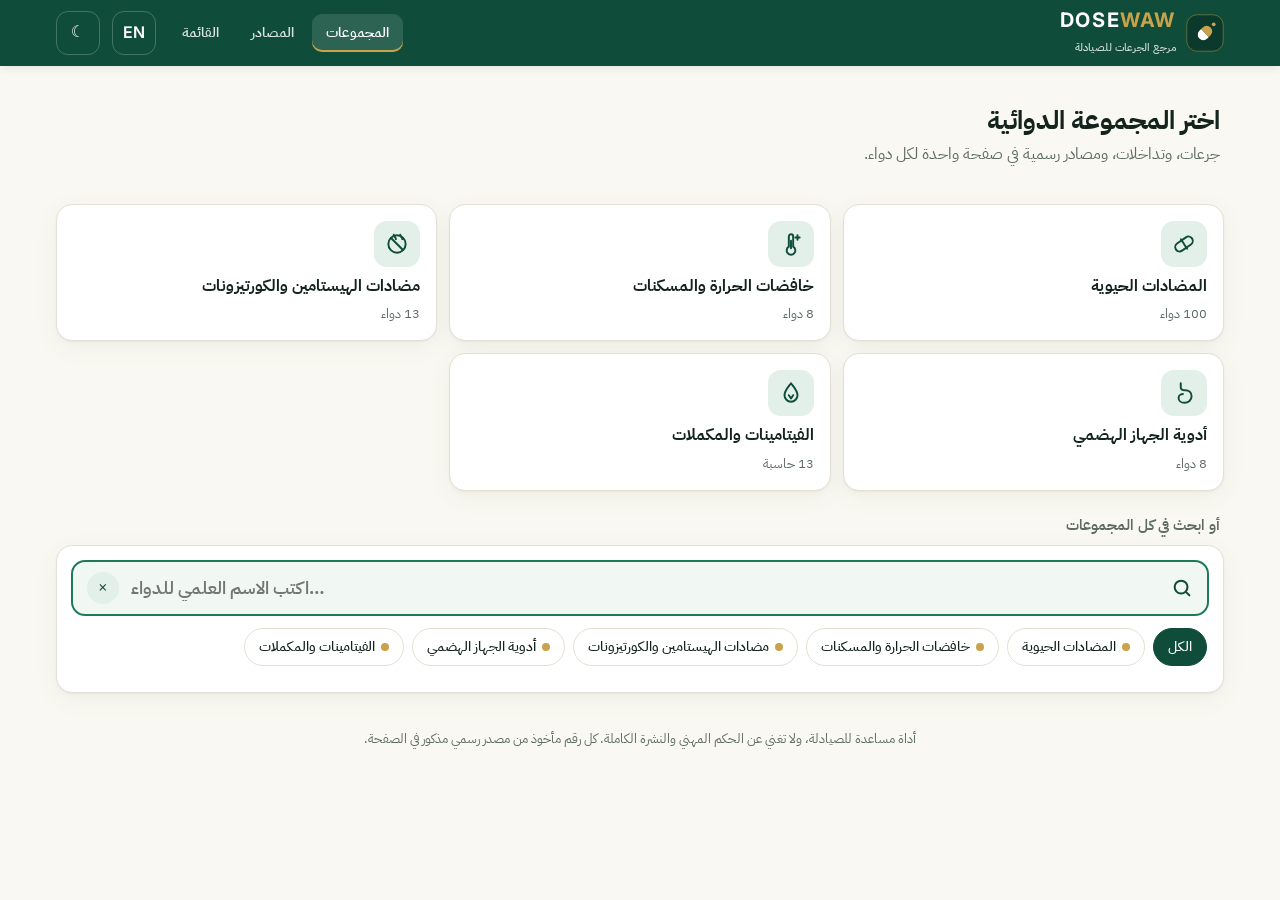
<file: index.html>
<!doctype html>
<html lang="ar" dir="rtl">
<head>
<meta charset="utf-8">
<meta name="viewport" content="width=device-width, initial-scale=1, viewport-fit=cover">
<title>DOSEWAW</title>
<meta name="description" content="مرجع الجرعات للصيادلة: جرعات وتداخلات ومصادر رسمية في صفحة واحدة لكل دواء.">
<meta name="theme-color" content="#0F4D3A">
<link rel="manifest" href="manifest.webmanifest">
<link rel="icon" href="brand/logo.svg" type="image/svg+xml">
<link rel="stylesheet" href="brand/theme.css">
<link rel="stylesheet" href="css/app.css">
<script>/* theme before first paint, so dark mode never flashes */try{var t=JSON.parse(localStorage.getItem('dw-theme')||'"auto"');if(t==='dark'||t==='light')document.documentElement.dataset.theme=t}catch(e){}</script>
</head>
<body>
<a class="sr-only" href="#app">تخطي إلى المحتوى</a>
<header class="top">
  <div class="in">
    <a class="brand" href="#/" aria-label="DOSEWAW">
      <img class="logo" id="blogo" src="brand/logo.svg" width="38" height="38" alt="">
      <span><span class="word" id="bname">DOSE<b>WAW</b></span><small id="btag"></small></span>
    </a>
    <span class="sp"></span>
    <nav class="topnav" id="topnav" aria-label="الأقسام"></nav>
    <button class="ib en" type="button" id="hlang">EN</button>
    <button class="ib" type="button" id="htheme" aria-label="المظهر">☾</button>
  </div>
</header>
<main class="wrap" id="app" tabindex="-1"></main>
<p class="disc" id="disc"></p>
<nav class="tabs" id="tabs" aria-label="الأقسام"></nav>
<script src="brand/brand.js"></script>
<script src="js/config.js"></script>
<script src="js/i18n.js"></script>
<script src="js/engine.js"></script>
<script src="js/app.js"></script>
</body>
</html>
</file>
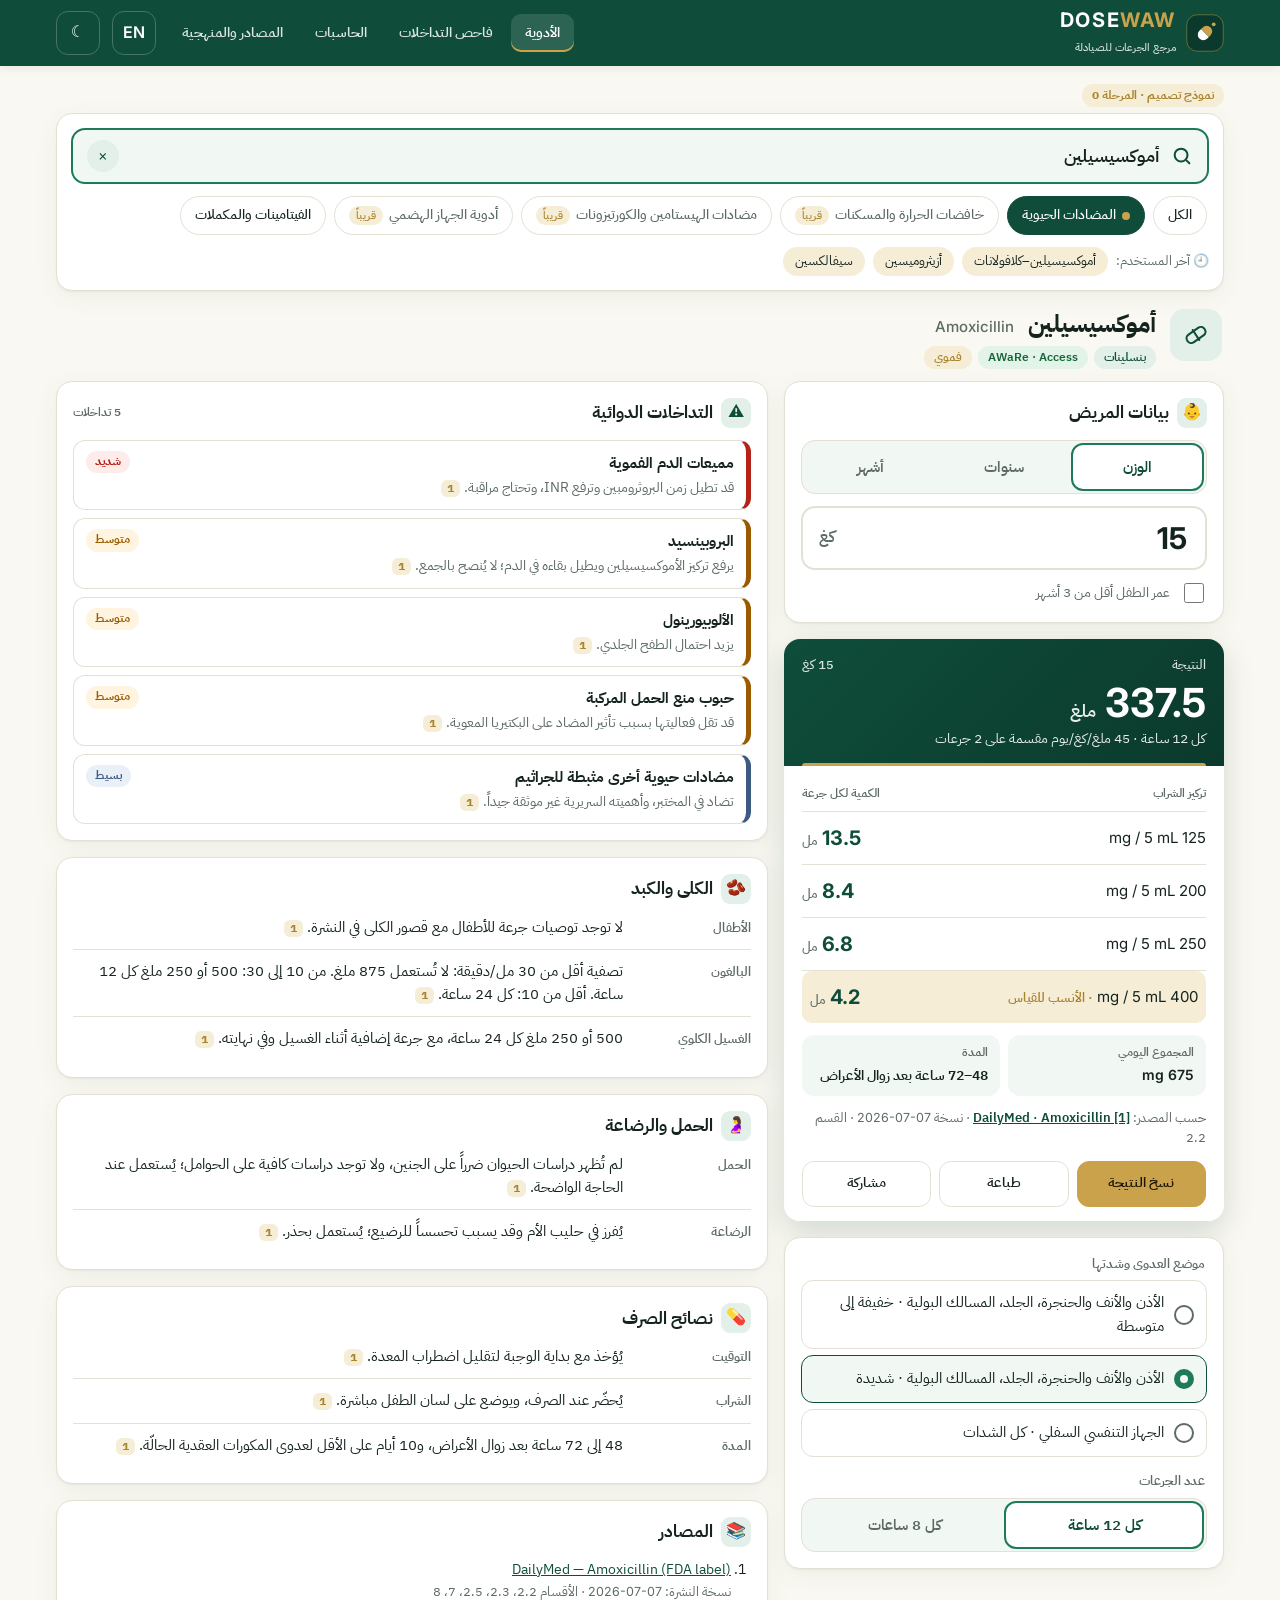
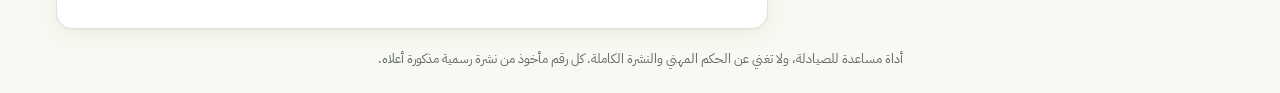
<file: design/phase0/index.html>
<!doctype html>
<html lang="ar" dir="rtl">
<head>
<meta charset="utf-8">
<meta name="viewport" content="width=device-width, initial-scale=1, viewport-fit=cover">
<title>DOSEWAW — نموذج التصميم</title>
<meta name="theme-color" content="#0F4D3A">
<link rel="stylesheet" href="brand/theme.css">
<script src="brand/brand.js"></script>
<style>
/* DOSEWAW · Phase 0 design mockup. Layout only: every colour, font and shape comes from brand/theme.css. */
*{box-sizing:border-box}
[hidden]{display:none!important}
html,body{margin:0}
body{background:var(--bg);color:var(--ink);font-family:var(--font);font-size:16px;line-height:1.6;-webkit-font-smoothing:antialiased;padding-bottom:84px}
.en,.num{font-family:var(--font-num)}
button,input{font:inherit;color:inherit}
a{color:var(--primary-text)}

/* Header */
.top{position:sticky;top:0;z-index:20;background:var(--primary);color:var(--on-primary);box-shadow:0 2px 10px rgba(0,0,0,.08)}
.top .in{max-width:1200px;margin:0 auto;display:flex;align-items:center;gap:12px;padding:10px 16px}
.brand{display:flex;align-items:center;gap:10px;text-decoration:none;color:var(--on-primary)}
.brand .word{font-family:var(--font-num);font-weight:700;letter-spacing:.08em;font-size:20px;line-height:1}
.brand .word b{color:var(--highlight);font-weight:700}
.brand small{display:block;font-size:11px;letter-spacing:0;opacity:.8;font-family:var(--font);font-weight:500;margin-top:3px}
.top .sp{flex:1}
.ib{min-width:44px;height:44px;border-radius:12px;border:1px solid var(--header-line);background:transparent;color:var(--on-primary);cursor:pointer;font-weight:600;padding:0 10px}

/* Search */
.wrap{max-width:1200px;margin:0 auto;padding:16px}
.search{background:var(--card);border:1px solid var(--line);border-radius:var(--radius);box-shadow:var(--shadow);padding:14px}
.sbox{display:flex;align-items:center;gap:10px;background:var(--primary-tint);border:2px solid var(--primary-mid);border-radius:14px;padding:0 14px;height:56px}
.sbox svg{flex:none;color:var(--primary-text)}
.sbox input{border:0;background:transparent;outline:0;flex:1;font-size:18px;font-weight:600;min-width:0}
.sbox .clr{border:0;background:var(--primary-soft);border-radius:99px;width:32px;height:32px;cursor:pointer;color:var(--primary-text)}
.chips{display:flex;gap:8px;overflow-x:auto;padding:12px 2px 2px;scrollbar-width:none}
.chips::-webkit-scrollbar{display:none}
.chip{flex:none;display:inline-flex;align-items:center;gap:6px;border:1px solid var(--line);background:var(--card);border-radius:99px;padding:7px 14px;font-size:14px;font-weight:500;white-space:nowrap;cursor:pointer}
.chip[aria-pressed="true"]{background:var(--primary);border-color:var(--primary);color:var(--on-primary)}
.chip .dot{width:8px;height:8px;border-radius:50%;background:var(--highlight)}
.chip.soon{color:var(--mute)}
.chip.soon em{font-style:normal;font-size:11px;background:var(--highlight-soft);color:var(--highlight-text);border-radius:99px;padding:1px 7px}
.recent{display:flex;gap:8px;align-items:center;flex-wrap:wrap;font-size:13px;color:var(--mute);margin-top:10px}
.recent button{border:0;background:var(--highlight-soft);color:var(--ink);border-radius:99px;padding:4px 12px;font-size:13px;cursor:pointer}

/* Drug head */
.dhead{display:flex;align-items:flex-start;gap:14px;margin:18px 2px 12px}
.dicon{flex:none;width:52px;height:52px;border-radius:14px;background:var(--primary-soft);display:grid;place-items:center;color:var(--primary-text)}
.dhead h1{margin:0;font-size:24px;line-height:1.3}
.dhead h1 .en{font-size:15px;font-weight:500;color:var(--mute);margin-inline-start:8px}
.tags{display:flex;gap:6px;flex-wrap:wrap;margin-top:6px}
.tag{font-size:12px;border-radius:99px;padding:2px 10px;background:var(--primary-soft);color:var(--primary-text);font-weight:600}
.tag.gold{background:var(--highlight-soft);color:var(--highlight-text)}
.tag.access{background:var(--badge-bg);color:var(--badge-text)}

/* Layout */
.grid{display:grid;gap:16px}
@media (min-width:1024px){
  .grid{grid-template-columns:minmax(380px,440px) 1fr;align-items:start}
}
@media (min-width:700px) and (max-width:1023px){
  .info{display:grid;grid-template-columns:1fr 1fr;gap:16px}
  .info .card.wide{grid-column:1/-1}
}
.calc-col,.info{display:grid;gap:16px}
.grid>*,.calc-col>*,.info>*{min-width:0}
.card{background:var(--card);border:1px solid var(--line);border-radius:var(--radius);box-shadow:var(--shadow);padding:16px}
.card h2{margin:0 0 12px;font-size:17px;display:flex;align-items:center;gap:8px}
.card h2 .ic{width:30px;height:30px;border-radius:9px;display:grid;place-items:center;background:var(--primary-soft);color:var(--primary-text);font-size:16px}
.card h2 .cnt{margin-inline-start:auto;font-size:12px;font-weight:600;color:var(--mute)}

/* Patient input */
.seg{display:grid;grid-template-columns:repeat(3,1fr);background:var(--primary-tint);border:1px solid var(--line);border-radius:14px;padding:4px;gap:4px}
.seg.two{grid-template-columns:1fr 1fr}
.seg button{border:0;background:transparent;border-radius:10px;min-height:44px;font-weight:600;font-size:15px;cursor:pointer;color:var(--mute)}
.seg button[aria-pressed="true"]{background:var(--card);color:var(--primary-text);box-shadow:0 1px 3px rgba(0,0,0,.08);outline:2px solid var(--primary-mid)}
.numin{display:flex;align-items:center;gap:10px;margin-top:12px;border:2px solid var(--line);border-radius:14px;padding:0 16px;height:64px;background:var(--card)}
.numin:focus-within{border-color:var(--primary-text)}
.numin input{border:0;outline:0;background:transparent;flex:1;width:100%;font-size:30px;font-weight:700;min-width:0;font-family:var(--font-num);text-align:start}
.numin span{color:var(--mute);font-weight:600}
.est{font-size:13px;color:var(--highlight-text);background:var(--highlight-soft);border-radius:10px;padding:6px 10px;margin-top:8px}
.lbl{font-size:13px;font-weight:600;color:var(--mute);margin:14px 2px 6px}
.lbl.first{margin-top:0}
.opts{display:grid;gap:6px}
.opt{display:flex;align-items:center;gap:10px;border:1px solid var(--line);border-radius:12px;padding:10px 12px;min-height:48px;cursor:pointer;background:var(--card);text-align:start;font-size:14.5px}
.opt i{flex:none;width:20px;height:20px;border-radius:50%;border:2px solid var(--mute)}
.opt[aria-pressed="true"]{border-color:var(--primary-text);background:var(--primary-tint)}
.opt[aria-pressed="true"] i{border:6px solid var(--primary-mid)}
.check{display:flex;align-items:center;gap:10px;margin-top:10px;font-size:14px;color:var(--mute);cursor:pointer}
.check input{width:20px;height:20px;accent-color:var(--primary-text)}

/* Result */
.result{padding:0;overflow:hidden;border:0;box-shadow:var(--shadow-strong)}
.rhead{background:linear-gradient(135deg,var(--primary) 0%,var(--primary-deep) 100%);color:var(--on-primary);padding:16px 18px;position:relative}
.rhead:after{content:"";position:absolute;inset-inline:18px;bottom:0;height:3px;background:var(--highlight);border-radius:3px 3px 0 0}
.rhead .k{font-size:13px;opacity:.85;font-weight:500;display:flex;justify-content:space-between}
.rhead .big{font-family:var(--font-num);font-size:40px;font-weight:700;line-height:1.15;margin-top:4px}
.rhead .big small{font-family:var(--font);font-size:18px;font-weight:600;opacity:.9}
.rhead .sub{font-size:14px;opacity:.9;margin-top:2px}
.rbody{padding:14px 18px;background:var(--card)}
table.ml{width:100%;border-collapse:collapse;font-size:15px}
table.ml th{font-size:12px;color:var(--mute);font-weight:600;text-align:start;padding:4px 0 8px}
table.ml td{padding:10px 0;border-top:1px solid var(--line)}
table.ml td.v{font-family:var(--font-num);font-weight:700;font-size:20px;color:var(--primary-text);text-align:end;white-space:nowrap}
table.ml td.v small{font-family:var(--font);font-size:13px;color:var(--mute);font-weight:500}
table.ml tr.best td{background:var(--highlight-soft)}
table.ml tr.best td:first-child{border-start-start-radius:10px;border-end-start-radius:10px;padding-inline-start:8px}
table.ml tr.best td:last-child{border-start-end-radius:10px;border-end-end-radius:10px;padding-inline-end:8px}
.facts{display:grid;grid-template-columns:1fr 1fr;gap:8px;margin-top:12px}
.fact{background:var(--primary-tint);border-radius:12px;padding:8px 12px}
.fact b{display:block;font-size:12px;color:var(--mute);font-weight:600}
.fact span{font-weight:600;font-size:14px}
.warn{margin-top:10px;border-radius:12px;padding:10px 12px;font-size:14px;background:var(--mod-bg);color:var(--mod);font-weight:500}
.warn.red{background:var(--major-bg);color:var(--major)}
.src{font-size:12.5px;color:var(--mute);margin-top:12px}
.src a{font-weight:600}
.acts{display:grid;grid-template-columns:repeat(3,1fr);gap:8px;margin-top:12px}
.btn{min-height:46px;border-radius:12px;border:1px solid var(--line);background:var(--card);font-weight:600;cursor:pointer;font-size:14px}
.btn.pri{background:var(--highlight);border-color:var(--highlight);color:var(--on-highlight)}
.empty{padding:22px 18px;color:var(--mute);text-align:center}

/* Info sections */
.ilist{display:grid;gap:8px}
.inter{display:flex;gap:10px;border:1px solid var(--line);border-radius:12px;padding:10px 12px;border-inline-start:5px solid var(--minor)}
.inter.major{border-inline-start-color:var(--major)}
.inter.moderate{border-inline-start-color:var(--mod)}
.inter b{display:block;font-size:15px}
.inter p{margin:2px 0 0;font-size:14px;color:var(--mute)}
.sev{flex:none;align-self:flex-start;font-size:11.5px;font-weight:700;border-radius:99px;padding:2px 9px;background:var(--minor-bg);color:var(--minor)}
.major .sev{background:var(--major-bg);color:var(--major)}
.moderate .sev{background:var(--mod-bg);color:var(--mod)}
.inter .grow{flex:1}
.ref{font-size:11.5px;font-weight:700;color:var(--highlight-text);text-decoration:none;background:var(--highlight-soft);border-radius:6px;padding:0 6px;margin-inline-start:4px}
.row{display:flex;gap:10px;padding:10px 0;border-top:1px solid var(--line);font-size:14.5px}
.row:first-of-type{border-top:0;padding-top:0}
.row b{flex:none;width:118px;color:var(--mute);font-size:13px;font-weight:600;padding-top:2px}
ol.refs{margin:0;padding-inline-start:20px;font-size:14px}
ol.refs li{margin-bottom:8px}
ol.refs .d{color:var(--mute);font-size:12.5px}

.disc{font-size:12.5px;color:var(--mute);text-align:center;margin:20px auto 8px;max-width:640px}
.mock{display:inline-block;background:var(--highlight-soft);color:var(--highlight-text);font-weight:700;font-size:12px;border-radius:99px;padding:2px 10px;margin-bottom:6px}

/* Bottom bar (phone / tablet) */
.tabs{position:fixed;bottom:0;inset-inline:0;z-index:30;background:var(--card);border-top:1px solid var(--line);display:grid;grid-template-columns:repeat(4,1fr);padding:6px 6px calc(6px + env(safe-area-inset-bottom))}
.tabs button{border:0;background:transparent;display:flex;flex-direction:column;align-items:center;gap:2px;font-size:12px;font-weight:600;color:var(--mute);padding:4px 0;cursor:pointer}
.tabs button svg{width:24px;height:24px}
.tabs button[aria-current="page"]{color:var(--primary-text)}
.tabs button[aria-current="page"] .pill{background:var(--primary-soft)}
.tabs .pill{border-radius:99px;padding:3px 18px;display:grid;place-items:center}
.side{display:none}
@media (min-width:1024px){
  body{padding-bottom:0}
  .tabs{display:none}
  .topnav{display:flex!important}
}
.topnav{display:none;gap:4px}
.topnav a{color:var(--on-primary);text-decoration:none;font-weight:600;font-size:14px;padding:8px 14px;border-radius:10px;opacity:.85}
.topnav a.on{background:rgba(255,255,255,.12);opacity:1;box-shadow:inset 0 -2px 0 var(--highlight)}
</style>
</head>
<body>

<header class="top">
  <div class="in">
    <a class="brand" href="#" aria-label="DOSEWAW">
      <img class="logo" id="blogo" src="brand/logo.svg" width="38" height="38" alt="">
      <span><span class="word" id="bname">DOSE<b>WAW</b></span><small id="btag">مرجع الجرعات للصيادلة</small></span>
    </a>
    <span class="sp"></span>
    <nav class="topnav" aria-label="الأقسام">
      <a class="on" href="#">الأدوية</a><a href="#">فاحص التداخلات</a><a href="#">الحاسبات</a><a href="#">المصادر والمنهجية</a>
    </nav>
    <button class="ib en" type="button" aria-label="English">EN</button>
    <button class="ib" type="button" id="theme" aria-label="الوضع الليلي">☾</button>
  </div>
</header>

<main class="wrap">
  <span class="mock">نموذج تصميم · المرحلة 0</span>

  <section class="search" aria-label="البحث عن دواء">
    <label class="sbox">
      <svg width="22" height="22" viewBox="0 0 24 24" fill="none" stroke="currentColor" stroke-width="2.2" stroke-linecap="round"><circle cx="11" cy="11" r="7"/><path d="m20 20-3.5-3.5"/></svg>
      <input id="q" value="أموكسيسيلين" placeholder="اكتب الاسم العلمي للدواء…" autocomplete="off" aria-label="اسم الدواء العلمي">
      <button class="clr" type="button" aria-label="مسح">×</button>
    </label>
    <div class="chips" role="group" aria-label="المجموعات">
      <button class="chip" aria-pressed="false">الكل</button>
      <button class="chip" aria-pressed="true"><span class="dot"></span>المضادات الحيوية</button>
      <button class="chip soon" aria-pressed="false">خافضات الحرارة والمسكنات <em>قريباً</em></button>
      <button class="chip soon" aria-pressed="false">مضادات الهيستامين والكورتيزونات <em>قريباً</em></button>
      <button class="chip soon" aria-pressed="false">أدوية الجهاز الهضمي <em>قريباً</em></button>
      <button class="chip" aria-pressed="false">الفيتامينات والمكملات</button>
    </div>
    <div class="recent">🕘 آخر المستخدم:
      <button>أموكسيسيلين–كلافولانات</button><button>أزيثروميسين</button><button>سيفالكسين</button>
    </div>
  </section>

  <div class="dhead">
    <div class="dicon" aria-hidden="true">
      <svg width="28" height="28" viewBox="0 0 24 24" fill="none" stroke="currentColor" stroke-width="1.8" stroke-linecap="round" stroke-linejoin="round"><rect x="3" y="8" width="18" height="8" rx="4" transform="rotate(-35 12 12)"/><path d="m9.2 7.7 5.6 8.6"/></svg>
    </div>
    <div>
      <h1>أموكسيسيلين <span class="en">Amoxicillin</span></h1>
      <div class="tags"><span class="tag">بنسلينات</span><span class="tag access">AWaRe · Access</span><span class="tag gold">فموي</span></div>
    </div>
  </div>

  <div class="grid">
    <div class="calc-col">
      <section class="card" aria-labelledby="pt">
        <h2 id="pt"><span class="ic">👶</span>بيانات المريض</h2>
        <div class="seg" role="group" aria-label="طريقة الإدخال">
          <button type="button" data-mode="w" aria-pressed="true">الوزن</button>
          <button type="button" data-mode="y" aria-pressed="false">سنوات</button>
          <button type="button" data-mode="m" aria-pressed="false">أشهر</button>
        </div>
        <label class="numin"><input id="val" inputmode="decimal" value="15" aria-label="القيمة"><span id="unit">كغ</span></label>
        <div class="est" id="est" hidden></div>
        <label class="check" id="infwrap"><input type="checkbox" id="inf"> عمر الطفل أقل من 3 أشهر</label>
      </section>

      <section class="card result" aria-live="polite" id="result"></section>

      <section class="card" aria-label="الاستطباب">
        <div class="lbl first">موضع العدوى وشدتها</div>
        <div class="opts" role="group" aria-label="الاستطباب">
          <button type="button" class="opt" data-ind="mild" aria-pressed="false"><i></i>الأذن والأنف والحنجرة، الجلد، المسالك البولية · خفيفة إلى متوسطة</button>
          <button type="button" class="opt" data-ind="sev" aria-pressed="true"><i></i>الأذن والأنف والحنجرة، الجلد، المسالك البولية · شديدة</button>
          <button type="button" class="opt" data-ind="lrti" aria-pressed="false"><i></i>الجهاز التنفسي السفلي · كل الشدات</button>
        </div>

        <div class="lbl">عدد الجرعات</div>
        <div class="seg two" role="group" aria-label="التكرار">
          <button type="button" data-f="12" aria-pressed="true">كل 12 ساعة</button>
          <button type="button" data-f="8" aria-pressed="false">كل 8 ساعات</button>
        </div>
      </section>
    </div>

    <div class="info">
      <section class="card wide">
        <h2><span class="ic">⚠️</span>التداخلات الدوائية<span class="cnt">5 تداخلات</span></h2>
        <div class="ilist">
          <div class="inter major"><div class="grow"><b>مميعات الدم الفموية</b><p>قد تطيل زمن البروثرومبين وترفع INR، وتحتاج مراقبة.<a class="ref" href="#r1">1</a></p></div><span class="sev">شديد</span></div>
          <div class="inter moderate"><div class="grow"><b>البروبينسيد</b><p>يرفع تركيز الأموكسيسيلين ويطيل بقاءه في الدم؛ لا يُنصح بالجمع.<a class="ref" href="#r1">1</a></p></div><span class="sev">متوسط</span></div>
          <div class="inter moderate"><div class="grow"><b>الألوبيورينول</b><p>يزيد احتمال الطفح الجلدي.<a class="ref" href="#r1">1</a></p></div><span class="sev">متوسط</span></div>
          <div class="inter moderate"><div class="grow"><b>حبوب منع الحمل المركبة</b><p>قد تقل فعاليتها بسبب تأثير المضاد على البكتيريا المعوية.<a class="ref" href="#r1">1</a></p></div><span class="sev">متوسط</span></div>
          <div class="inter"><div class="grow"><b>مضادات حيوية أخرى مثبطة للجراثيم</b><p>تضاد في المختبر، وأهميته السريرية غير موثقة جيداً.<a class="ref" href="#r1">1</a></p></div><span class="sev">بسيط</span></div>
        </div>
      </section>

      <section class="card">
        <h2><span class="ic">🫘</span>الكلى والكبد</h2>
        <div class="row"><b>الأطفال</b><span>لا توجد توصيات جرعة للأطفال مع قصور الكلى في النشرة.<a class="ref" href="#r1">1</a></span></div>
        <div class="row"><b>البالغون</b><span>تصفية أقل من 30 مل/دقيقة: لا تُستعمل 875 ملغ. من 10 إلى 30: 500 أو 250 ملغ كل 12 ساعة. أقل من 10: كل 24 ساعة.<a class="ref" href="#r1">1</a></span></div>
        <div class="row"><b>الغسيل الكلوي</b><span>500 أو 250 ملغ كل 24 ساعة، مع جرعة إضافية أثناء الغسيل وفي نهايته.<a class="ref" href="#r1">1</a></span></div>
      </section>

      <section class="card">
        <h2><span class="ic">🤰</span>الحمل والرضاعة</h2>
        <div class="row"><b>الحمل</b><span>لم تُظهر دراسات الحيوان ضرراً على الجنين، ولا توجد دراسات كافية على الحوامل؛ يُستعمل عند الحاجة الواضحة.<a class="ref" href="#r1">1</a></span></div>
        <div class="row"><b>الرضاعة</b><span>يُفرز في حليب الأم وقد يسبب تحسساً للرضيع؛ يُستعمل بحذر.<a class="ref" href="#r1">1</a></span></div>
      </section>

      <section class="card">
        <h2><span class="ic">💊</span>نصائح الصرف</h2>
        <div class="row"><b>التوقيت</b><span>يُؤخذ مع بداية الوجبة لتقليل اضطراب المعدة.<a class="ref" href="#r1">1</a></span></div>
        <div class="row"><b>الشراب</b><span>يُحضّر عند الصرف، ويوضع على لسان الطفل مباشرة.<a class="ref" href="#r1">1</a></span></div>
        <div class="row"><b>المدة</b><span>48 إلى 72 ساعة بعد زوال الأعراض، و10 أيام على الأقل لعدوى المكورات العقدية الحالّة.<a class="ref" href="#r1">1</a></span></div>
      </section>

      <section class="card">
        <h2><span class="ic">📚</span>المصادر</h2>
        <ol class="refs">
          <li id="r1"><a href="https://dailymed.nlm.nih.gov/dailymed/drugInfo.cfm?setid=06e5c07d-d95c-4955-8d35-a4703ca2359e" target="_blank" rel="noopener">DailyMed — Amoxicillin (FDA label)</a><br><span class="d">نسخة النشرة: <bdi class="num">2026-07-07</bdi> · الأقسام 2.2، 2.3، 2.5، 7، 8</span></li>
        </ol>
      </section>
    </div>
  </div>

  <p class="disc">أداة مساعدة للصيادلة، ولا تغني عن الحكم المهني والنشرة الكاملة. كل رقم مأخوذ من نشرة رسمية مذكورة أعلاه.</p>
</main>

<nav class="tabs" aria-label="الأقسام">
  <button aria-current="page"><span class="pill"><svg viewBox="0 0 24 24" fill="none" stroke="currentColor" stroke-width="2" stroke-linecap="round"><rect x="3" y="8" width="18" height="8" rx="4" transform="rotate(-35 12 12)"/></svg></span>الأدوية</button>
  <button><span class="pill"><svg viewBox="0 0 24 24" fill="none" stroke="currentColor" stroke-width="2" stroke-linecap="round"><path d="M12 3 2 20h20z"/><path d="M12 10v4M12 17h0"/></svg></span>التداخلات</button>
  <button><span class="pill"><svg viewBox="0 0 24 24" fill="none" stroke="currentColor" stroke-width="2" stroke-linecap="round"><rect x="5" y="2" width="14" height="20" rx="3"/><path d="M8 6h8M8 11h2M14 11h2M8 15h2M14 15h2M8 19h2M14 19h2"/></svg></span>الحاسبات</button>
  <button><span class="pill"><svg viewBox="0 0 24 24" fill="none" stroke="currentColor" stroke-width="2" stroke-linecap="round"><path d="M4 6h16M4 12h16M4 18h16"/></svg></span>القائمة</button>
</nav>

<script>
/* Brand: name, tagline, logo and browser colour come from brand/brand.js */
(function(B){if(!B)return;const n=document.getElementById('bname');n.textContent=B.name[0];const g=document.createElement('b');g.textContent=B.name[1]||'';n.appendChild(g);
document.getElementById('btag').textContent=B.tagline.ar;document.getElementById('blogo').src=B.logo;document.querySelector('.brand').setAttribute('aria-label',B.name.join(''));
document.querySelector('meta[name=theme-color]').content=B.themeColor;document.title=B.name.join('')+' — '+B.tagline.ar})(window.BRAND);
/* Phase 0 prototype logic for one drug (amoxicillin, DailyMed label 2026-07-07, sections 2.2 and 2.3).
   Weight-for-age values are approximate WHO medians (boys/girls averaged) for the mockup only. */
const WFA_M=[[0,3.3],[1,4.4],[2,5.4],[3,6.1],[4,6.7],[5,7.1],[6,7.6],[7,7.9],[8,8.2],[9,8.6],[10,8.9],[11,9.1],[12,9.3],[18,10.8],[24,12.0],[36,14.1],[48,16.2],[60,18.3],[72,20.6],[84,22.9],[96,25.4],[108,28.4],[120,31.6],[132,35.3],[144,39.7]];
function wfa(months){if(months<=0)return WFA_M[0][1];for(let i=1;i<WFA_M.length;i++){const[a,wa]=WFA_M[i-1],[b,wb]=WFA_M[i];if(months<=b)return wa+(wb-wa)*(months-a)/(b-a)}return null}
const ADULT={mild:{12:[500,'500 ملغ كل 12 ساعة'],8:[250,'250 ملغ كل 8 ساعات']},sev:{12:[875,'875 ملغ كل 12 ساعة'],8:[500,'500 ملغ كل 8 ساعات']}};
ADULT.lrti=ADULT.sev;
const MGKG={mild:{12:25,8:20},sev:{12:45,8:40},lrti:{12:45,8:40}};
const SYR=[125,200,250,400];
const S={mode:'w',ind:'sev',f:12};
const $=s=>document.querySelector(s),fmt=n=>(Math.round(n*10)/10).toLocaleString('en-US');
function pressed(group,attr,val){document.querySelectorAll(group).forEach(b=>b.setAttribute('aria-pressed',String(b.dataset[attr]===val)))}
document.querySelectorAll('[data-mode]').forEach(b=>b.onclick=()=>{S.mode=b.dataset.mode;pressed('[data-mode]','mode',S.mode);$('#val').value=S.mode==='w'?'15':S.mode==='y'?'4':'8';$('#unit').textContent=S.mode==='w'?'كغ':S.mode==='y'?'سنة':'شهر';render()});
document.querySelectorAll('[data-ind]').forEach(b=>b.onclick=()=>{S.ind=b.dataset.ind;pressed('[data-ind]','ind',S.ind);render()});
document.querySelectorAll('[data-f]').forEach(b=>b.onclick=()=>{S.f=+b.dataset.f;pressed('[data-f]','f',String(S.f));render()});
$('#val').oninput=render;$('#inf').onchange=render;
$('#theme').onclick=()=>{const r=document.documentElement,d=r.dataset.theme==='dark'||(!r.dataset.theme&&matchMedia('(prefers-color-scheme: dark)').matches);r.dataset.theme=d?'light':'dark';$('#theme').textContent=d?'☾':'☀'};
function render(){
  const v=parseFloat($('#val').value),R=$('#result'),est=$('#est');
  let W=null,months=null;
  if(v>0){if(S.mode==='w')W=v;else{months=S.mode==='y'?v*12:v;W=wfa(months)}}
  $('#infwrap').hidden=S.mode!=='w';
  est.hidden=!(S.mode!=='w'&&W);
  if(S.mode!=='w'&&W)est.textContent=`وزن تقديري ≈ ${fmt(W)} كغ حسب منحنيات النمو (WHO). الوزن الفعلي أدق دائماً.`;
  if(!W){R.innerHTML=`<div class="empty">${S.mode!=='w'&&v>0?'العمر خارج جدول التقدير؛ أدخل الوزن الفعلي.':'أدخل الوزن أو العمر لتظهر الجرعة فوراً.'}</div>`;return}
  const infant=S.mode==='w'?$('#inf').checked:months<3;
  let html='',warn='';
  if(W>=40&&!infant){
    const a=ADULT[S.ind][S.f];
    html=`<div class="rhead"><div class="k"><span>النتيجة · جرعة البالغين (الوزن 40 كغ أو أكثر)</span></div><div class="big">${a[0]} <small>ملغ</small></div><div class="sub">${a[1]} · أقراص أو كبسولات</div></div>`;
    return R.innerHTML=html+body('',[],a[0]*(24/S.f));
  }
  let mgkgday=MGKG[S.ind][S.f],f=S.f;
  if(infant){mgkgday=30;f=12;warn=`<div class="warn">أقل من 3 أشهر: الحد الأعلى 30 ملغ/كغ/يوم مقسمة كل 12 ساعة (النشرة 2.3).</div>`}
  let dose=W*mgkgday/(24/f);
  const cap=ADULT[S.ind][f][0];
  if(dose>cap){dose=cap;warn+=`<div class="warn red">وصلت الجرعة إلى حد جرعة البالغين (${cap} ملغ)، فلم تُرفع أكثر.</div>`}
  html=`<div class="rhead"><div class="k"><span>النتيجة</span><span>${fmt(W)} كغ</span></div><div class="big">${fmt(dose)} <small>ملغ</small></div><div class="sub">كل ${f} ساعة · ${mgkgday} ملغ/كغ/يوم مقسمة على ${24/f} جرعات</div></div>`;
  R.innerHTML=html+body(warn,SYR.map(c=>[c,dose*5/c]),dose*24/f);
}
function body(warn,rows,daily){
  const best=rows.length?rows.reduce((b,r)=>Math.abs(r[1]-5)<Math.abs(b[1]-5)?r:b,rows[0])[0]:null;
  const t=rows.length?`<table class="ml"><tr><th>تركيز الشراب</th><th style="text-align:end">الكمية لكل جرعة</th></tr>${rows.map(([c,ml])=>`<tr class="${c===best?'best':''}"><td><span class="num">${c} mg / 5 mL</span>${c===best?' <small style="color:var(--highlight-text);font-weight:600">· الأنسب للقياس</small>':''}</td><td class="v">${fmt(ml)} <small>مل</small></td></tr>`).join('')}</table>`:'';
  return `<div class="rbody">${t}${warn}<div class="facts"><div class="fact"><b>المجموع اليومي</b><span class="num">${fmt(daily)} mg</span></div><div class="fact"><b>المدة</b><span>48–72 ساعة بعد زوال الأعراض</span></div></div><p class="src">حسب المصدر: <a href="#r1">DailyMed · Amoxicillin [1]</a> · نسخة <bdi class="num">2026-07-07</bdi> · القسم 2.2</p><div class="acts"><button class="btn pri" type="button">نسخ النتيجة</button><button class="btn" type="button">طباعة</button><button class="btn" type="button">مشاركة</button></div></div>`;
}
render();
</script>
</body>
</html>
</file>
<file: brand/theme.css>
/* DOSEWAW · الهوية البصرية (الألوان والخطوط والأشكال)
   هذا الملف وحده يتحكم في شكل الموقع. غيّر القيم هنا فقط، ولا حاجة لتعديل أي كود آخر.
   Brand file: every colour, font and shape of the site comes from here. */

@import url('https://fonts.googleapis.com/css2?family=IBM+Plex+Sans+Arabic:wght@400;500;600;700&family=Inter:wght@400;500;600;700&display=swap');

:root{
  /* اللون الأساسي (الأخضر) — Primary */
  --primary:#0F4D3A;          /* الشريط العلوي، رأس النتيجة، الأزرار المختارة */
  --primary-deep:#0B3A2C;     /* الطرف الغامق في رأس النتيجة */
  --primary-mid:#1F7A5A;      /* إطار البحث والعناصر المختارة */
  --primary-soft:#E3EFE9;     /* خلفيات الأيقونات والوسوم */
  --primary-tint:#F1F7F3;     /* خلفيات خفيفة جداً */
  --primary-text:#0F4D3A;     /* النصوص بلون الهوية */
  --on-primary:#FFFFFF;       /* النص فوق اللون الأساسي */

  /* لون التمييز (الذهبي) — Highlight */
  --highlight:#C9A24B;        /* زر «نسخ النتيجة»، خط تحت النتيجة */
  --highlight-text:#A9842F;   /* نصوص ذهبية */
  --highlight-soft:#F6EDD6;   /* خلفيات ذهبية خفيفة */
  --on-highlight:#1E1606;     /* النص فوق الذهبي */

  /* الصفحة — Page */
  --bg:#FAF8F2;               /* خلفية الصفحة (عاجي) */
  --card:#FFFFFF;             /* البطاقات */
  --ink:#14231D;              /* النص الرئيسي */
  --mute:#5D6B64;             /* النص الثانوي */
  --line:#E4E0D3;             /* الحدود */
  --header-line:rgba(255,255,255,.22);
  --badge-bg:#E2F3E8; --badge-text:#17663A;   /* وسم AWaRe */

  /* رأس النتيجة عند الخطر (مثل نقص شديد) — Alert result */
  --alert:#7A1F14; --alert-deep:#4A120B;

  /* بطاقة المريض (ورقة بيضاء دائماً، حتى في الوضع الليلي) — Patient card paper */
  --paper:#FFFFFF; --paper-ink:#111111; --paper-mute:#555555;

  /* درجات خطورة التداخلات — Severity */
  --major:#B42318; --major-bg:#FDECEA;
  --mod:#9A5B00;   --mod-bg:#FFF4E0;
  --minor:#3D5A80; --minor-bg:#EAF0F7;

  /* الخطوط — Fonts */
  --font:'IBM Plex Sans Arabic','Inter',system-ui,-apple-system,'Segoe UI',Tahoma,sans-serif;
  --font-num:'Inter',system-ui,sans-serif;     /* الأرقام والإنجليزي */

  /* الأشكال — Shapes */
  --radius:16px;
  --shadow:0 1px 2px rgba(15,77,58,.06),0 6px 24px rgba(15,77,58,.06);
  --shadow-strong:0 10px 30px rgba(15,77,58,.18);
}

/* الوضع الليلي — Dark mode (القيم نفسها مكررة مرتين: تلقائي حسب الجهاز، ويدوي بالزر) */
@media (prefers-color-scheme: dark){
  :root:not([data-theme="light"]){
    --primary-soft:#16352B; --primary-tint:#11271F; --primary-text:#8FD6B5;
    --highlight-soft:#3A2F17;
    --bg:#0C1713; --card:#13221C; --ink:#E9F1EC; --mute:#9DB0A6; --line:#22362D;
    --badge-bg:#16352B; --badge-text:#8FD6B5;
    --major-bg:#3A1612; --mod-bg:#35260C; --minor-bg:#17263A; --major:#F28B82; --mod:#F2C26B; --minor:#9CC0EA;
    --shadow:none; --shadow-strong:none;
  }
}
:root[data-theme="dark"]{
  --primary-soft:#16352B; --primary-tint:#11271F; --primary-text:#8FD6B5;
  --highlight-soft:#3A2F17;
  --bg:#0C1713; --card:#13221C; --ink:#E9F1EC; --mute:#9DB0A6; --line:#22362D;
  --badge-bg:#16352B; --badge-text:#8FD6B5;
  --major-bg:#3A1612; --mod-bg:#35260C; --minor-bg:#17263A; --major:#F28B82; --mod:#F2C26B; --minor:#9CC0EA;
  --shadow:none; --shadow-strong:none;
}
</file>
<file: css/app.css>
/* DOSEWAW · css/app.css — layout only. Every colour, font and shape comes from brand/theme.css. */
*{box-sizing:border-box}
[hidden]{display:none!important}
html,body{margin:0}
body{background:var(--bg);color:var(--ink);font-family:var(--font);font-size:16px;line-height:1.6;-webkit-font-smoothing:antialiased;padding-bottom:84px}
.en,.num{font-family:var(--font-num)}
button,input{font:inherit;color:inherit}
a{color:var(--primary-text)}

/* Header */
.top{position:sticky;top:0;z-index:20;background:var(--primary);color:var(--on-primary);box-shadow:0 2px 10px rgba(0,0,0,.08)}
.top .in{max-width:1200px;margin:0 auto;display:flex;align-items:center;gap:12px;padding:10px 16px}
.brand{display:flex;align-items:center;gap:10px;text-decoration:none;color:var(--on-primary)}
.brand .word{font-family:var(--font-num);font-weight:700;letter-spacing:.08em;font-size:20px;line-height:1}
.brand .word b{color:var(--highlight);font-weight:700}
.brand small{display:block;font-size:11px;letter-spacing:0;opacity:.8;font-family:var(--font);font-weight:500;margin-top:3px}
.top .sp{flex:1}
.ib{min-width:44px;height:44px;border-radius:12px;border:1px solid var(--header-line);background:transparent;color:var(--on-primary);cursor:pointer;font-weight:600;padding:0 10px}

/* Search */
.wrap{max-width:1200px;margin:0 auto;padding:16px}
.search{background:var(--card);border:1px solid var(--line);border-radius:var(--radius);box-shadow:var(--shadow);padding:14px}
.sbox{display:flex;align-items:center;gap:10px;background:var(--primary-tint);border:2px solid var(--primary-mid);border-radius:14px;padding:0 14px;height:56px}
.sbox svg{flex:none;color:var(--primary-text)}
.sbox input{border:0;background:transparent;outline:0;flex:1;font-size:18px;font-weight:600;min-width:0}
.sbox .clr{border:0;background:var(--primary-soft);border-radius:99px;width:32px;height:32px;cursor:pointer;color:var(--primary-text)}
.chips{display:flex;gap:8px;overflow-x:auto;padding:12px 2px 2px;scrollbar-width:none}
.chips::-webkit-scrollbar{display:none}
.chip{flex:none;text-decoration:none;color:var(--ink);display:inline-flex;align-items:center;gap:6px;border:1px solid var(--line);background:var(--card);border-radius:99px;padding:7px 14px;font-size:14px;font-weight:500;white-space:nowrap;cursor:pointer}
.chip[aria-pressed="true"]{background:var(--primary);border-color:var(--primary);color:var(--on-primary)}
.chip .dot{width:8px;height:8px;border-radius:50%;background:var(--highlight)}
.chip.soon{color:var(--mute)}
.chip.soon em{font-style:normal;font-size:11px;background:var(--highlight-soft);color:var(--highlight-text);border-radius:99px;padding:1px 7px}
.recent{display:flex;gap:8px;align-items:center;flex-wrap:wrap;font-size:13px;color:var(--mute);margin-top:10px}
.recent button{border:0;background:var(--highlight-soft);color:var(--ink);border-radius:99px;padding:4px 12px;font-size:13px;cursor:pointer}

/* Drug head */
.dhead{display:flex;align-items:flex-start;gap:14px;margin:18px 2px 12px}
.dicon{flex:none;width:52px;height:52px;border-radius:14px;background:var(--primary-soft);display:grid;place-items:center;color:var(--primary-text)}
.dhead h1{margin:0;font-size:24px;line-height:1.3}
.dhead h1 .en{font-size:15px;font-weight:500;color:var(--mute);margin-inline-start:8px}
.tags{display:flex;gap:6px;flex-wrap:wrap;margin-top:6px}
.tag{font-size:12px;border-radius:99px;padding:2px 10px;background:var(--primary-soft);color:var(--primary-text);font-weight:600}
.tag.gold{background:var(--highlight-soft);color:var(--highlight-text)}
.tag.access{background:var(--badge-bg);color:var(--badge-text)}

/* Layout */
.grid{display:grid;gap:16px}
@media (min-width:1024px){
  .grid{grid-template-columns:minmax(380px,440px) 1fr;align-items:start}
}
@media (min-width:700px) and (max-width:1023px){
  .info{display:grid;grid-template-columns:1fr 1fr;gap:16px}
  .info .card.wide{grid-column:1/-1}
}
.calc-col,.info{display:grid;gap:16px}
.grid>*,.calc-col>*,.info>*{min-width:0}
.card{background:var(--card);border:1px solid var(--line);border-radius:var(--radius);box-shadow:var(--shadow);padding:16px}
.card h2{margin:0 0 12px;font-size:17px;display:flex;align-items:center;gap:8px}
.card h2 .ic{width:30px;height:30px;border-radius:9px;display:grid;place-items:center;background:var(--primary-soft);color:var(--primary-text);font-size:16px}
.card h2 .cnt{margin-inline-start:auto;font-size:12px;font-weight:600;color:var(--mute)}

/* Patient input */
.seg{display:grid;grid-template-columns:repeat(3,1fr);background:var(--primary-tint);border:1px solid var(--line);border-radius:14px;padding:4px;gap:4px}
.seg.two{grid-template-columns:1fr 1fr}
.seg button{border:0;background:transparent;border-radius:10px;min-height:44px;font-weight:600;font-size:15px;cursor:pointer;color:var(--mute)}
.seg button[aria-pressed="true"]{background:var(--card);color:var(--primary-text);box-shadow:0 1px 3px rgba(0,0,0,.08);outline:2px solid var(--primary-mid)}
.numin{display:flex;align-items:center;gap:10px;margin-top:12px;border:2px solid var(--line);border-radius:14px;padding:0 16px;height:64px;background:var(--card)}
.numin:focus-within{border-color:var(--primary-text)}
.numin input{border:0;outline:0;background:transparent;flex:1;width:100%;font-size:30px;font-weight:700;min-width:0;font-family:var(--font-num);text-align:start}
.numin span{color:var(--mute);font-weight:600}
.est{font-size:13px;color:var(--highlight-text);background:var(--highlight-soft);border-radius:10px;padding:6px 10px;margin-top:8px}
.lbl{font-size:13px;font-weight:600;color:var(--mute);margin:14px 2px 6px}
.lbl.first{margin-top:0}
.opts{display:grid;gap:6px}
.opt{display:flex;align-items:center;gap:10px;border:1px solid var(--line);border-radius:12px;padding:10px 12px;min-height:48px;cursor:pointer;background:var(--card);text-align:start;font-size:14.5px}
.opt i{flex:none;width:20px;height:20px;border-radius:50%;border:2px solid var(--mute)}
.opt[aria-pressed="true"]{border-color:var(--primary-text);background:var(--primary-tint)}
.opt[aria-pressed="true"] i{border:6px solid var(--primary-mid)}
.check{display:flex;align-items:center;gap:10px;margin-top:10px;font-size:14px;color:var(--mute);cursor:pointer}
.check input{width:20px;height:20px;accent-color:var(--primary-text)}

/* Result */
.result{padding:0;overflow:hidden;border:0;box-shadow:var(--shadow-strong)}
.rhead{background:linear-gradient(135deg,var(--primary) 0%,var(--primary-deep) 100%);color:var(--on-primary);padding:16px 18px;position:relative}
.rhead:after{content:"";position:absolute;inset-inline:18px;bottom:0;height:3px;background:var(--highlight);border-radius:3px 3px 0 0}
.rhead .k{font-size:13px;opacity:.85;font-weight:500;display:flex;justify-content:space-between}
.rhead .big{font-family:var(--font-num);font-size:40px;font-weight:700;line-height:1.15;margin-top:4px}
.rhead .big small{font-family:var(--font);font-size:18px;font-weight:600;opacity:.9}
.rhead .sub{font-size:14px;opacity:.9;margin-top:2px}
.rbody{padding:14px 18px;background:var(--card)}
table.ml{width:100%;border-collapse:collapse;font-size:15px}
table.ml th{font-size:12px;color:var(--mute);font-weight:600;text-align:start;padding:4px 0 8px}
table.ml td{padding:10px 0;border-top:1px solid var(--line)}
table.ml td.v{font-family:var(--font-num);font-weight:700;font-size:20px;color:var(--primary-text);text-align:end;white-space:nowrap}
table.ml td.v small{font-family:var(--font);font-size:13px;color:var(--mute);font-weight:500}
table.ml tr.best td{background:var(--highlight-soft)}
table.ml tr.best td:first-child{border-start-start-radius:10px;border-end-start-radius:10px;padding-inline-start:8px}
table.ml tr.best td:last-child{border-start-end-radius:10px;border-end-end-radius:10px;padding-inline-end:8px}
.facts{display:grid;grid-template-columns:1fr 1fr;gap:8px;margin-top:12px}
.fact{background:var(--primary-tint);border-radius:12px;padding:8px 12px}
.fact b{display:block;font-size:12px;color:var(--mute);font-weight:600}
.fact span{font-weight:600;font-size:14px}
.warn{margin-top:10px;border-radius:12px;padding:10px 12px;font-size:14px;background:var(--mod-bg);color:var(--mod);font-weight:500}
.warn.red{background:var(--major-bg);color:var(--major)}
.src{font-size:12.5px;color:var(--mute);margin-top:12px}
.src a{font-weight:600}
.acts{display:grid;grid-template-columns:repeat(3,1fr);gap:8px;margin-top:12px}
.btn{min-height:46px;border-radius:12px;border:1px solid var(--line);background:var(--card);font-weight:600;cursor:pointer;font-size:14px}
.btn.pri{background:var(--highlight);border-color:var(--highlight);color:var(--on-highlight)}
.empty{padding:22px 18px;color:var(--mute);text-align:center}

/* Info sections */
.ilist{display:grid;gap:8px}
.inter{display:flex;gap:10px;border:1px solid var(--line);border-radius:12px;padding:10px 12px;border-inline-start:5px solid var(--minor)}
.inter.major{border-inline-start-color:var(--major)}
.inter.moderate{border-inline-start-color:var(--mod)}
.inter b{display:block;font-size:15px}
.inter p{margin:2px 0 0;font-size:14px;color:var(--mute)}
.sev{flex:none;align-self:flex-start;font-size:11.5px;font-weight:700;border-radius:99px;padding:2px 9px;background:var(--minor-bg);color:var(--minor)}
.major .sev{background:var(--major-bg);color:var(--major)}
.moderate .sev{background:var(--mod-bg);color:var(--mod)}
.inter .grow{flex:1}
.ref{font-size:11.5px;font-weight:700;color:var(--highlight-text);text-decoration:none;background:var(--highlight-soft);border-radius:6px;padding:0 6px;margin-inline-start:4px}
.row{display:flex;gap:10px;padding:10px 0;border-top:1px solid var(--line);font-size:14.5px}
.row:first-of-type{border-top:0;padding-top:0}
.row b{flex:none;width:118px;color:var(--mute);font-size:13px;font-weight:600;padding-top:2px}
ol.refs{margin:0;padding-inline-start:20px;font-size:14px}
ol.refs li{margin-bottom:8px}
ol.refs .d{color:var(--mute);font-size:12.5px}

.disc{font-size:12.5px;color:var(--mute);text-align:center;margin:20px auto 8px;max-width:640px;padding:0 16px}
.mock{display:inline-block;background:var(--highlight-soft);color:var(--highlight-text);font-weight:700;font-size:12px;border-radius:99px;padding:2px 10px;margin-bottom:6px}

/* Bottom bar (phone / tablet) */
.tabs{position:fixed;bottom:0;inset-inline:0;z-index:30;background:var(--card);border-top:1px solid var(--line);display:grid;grid-template-columns:repeat(4,1fr);padding:6px 6px calc(6px + env(safe-area-inset-bottom))}
.tabs a,.tabs button{text-decoration:none;border:0;background:transparent;display:flex;flex-direction:column;align-items:center;gap:2px;font-size:12px;font-weight:600;color:var(--mute);padding:4px 0;cursor:pointer}
.tabs a svg,.tabs button svg{width:24px;height:24px}
.tabs a[aria-current="page"],.tabs button[aria-current="page"]{color:var(--primary-text)}
.tabs a[aria-current="page"] .pill,.tabs button[aria-current="page"] .pill{background:var(--primary-soft)}
.tabs .pill{border-radius:99px;padding:3px 18px;display:grid;place-items:center}
.side{display:none}
@media (min-width:1024px){
  body{padding-bottom:0}
  .tabs{display:none}
  .topnav{display:flex!important}
}
.topnav{display:none;gap:4px}
.topnav a{color:var(--on-primary);text-decoration:none;font-weight:600;font-size:14px;padding:8px 14px;border-radius:10px;opacity:.85}
.topnav a.on{background:rgba(255,255,255,.12);opacity:1;box-shadow:inset 0 -2px 0 var(--highlight)}

/* ===== Phase 1 additions ===== */
.sr-only{position:absolute;width:1px;height:1px;overflow:hidden;clip:rect(0 0 0 0);white-space:nowrap}
.hero{padding:22px 4px 6px}
.hero h1{margin:0 0 4px;font-size:26px;line-height:1.3}
.hero p{margin:0 0 14px;color:var(--mute)}
.sres{display:grid;gap:6px;margin-top:10px}
.sres a{display:flex;align-items:center;gap:10px;text-decoration:none;color:var(--ink);border:1px solid var(--line);border-radius:12px;padding:10px 12px;min-height:52px;background:var(--card)}
.sres a:hover,.sres a:focus{border-color:var(--primary-mid);outline:0}
.sres a b{font-size:16px}
.sres a .en{color:var(--mute);font-size:13px;margin-inline-start:6px}
.sres a .c{margin-inline-start:auto;font-size:12px;color:var(--mute);text-align:end}
.sres .none{color:var(--mute);padding:10px 4px}
.groups{display:grid;grid-template-columns:repeat(2,1fr);gap:12px;margin-top:16px}
@media (min-width:700px){.groups{grid-template-columns:repeat(3,1fr)}}
.gcard{display:flex;flex-direction:column;gap:8px;text-decoration:none;color:var(--ink);background:var(--card);border:1px solid var(--line);border-radius:var(--radius);padding:16px;box-shadow:var(--shadow);min-height:132px;position:relative}
.gcard .gi{width:46px;height:46px;border-radius:13px;background:var(--primary-soft);color:var(--primary-text);display:grid;place-items:center}
.gcard b{font-size:15.5px;line-height:1.4}
.gcard small{color:var(--mute);font-size:12.5px}
.gcard.soon{opacity:.75}
.gcard .soonb{position:absolute;top:12px;inset-inline-end:12px;font-size:11px;font-weight:700;background:var(--highlight-soft);color:var(--highlight-text);border-radius:99px;padding:1px 8px}
.sec-title{font-size:15px;color:var(--mute);margin:22px 4px 8px;font-weight:600}
.recent:empty{display:none}
.star{margin-inline-start:auto;flex:none;width:44px;height:44px;border-radius:12px;border:1px solid var(--line);background:var(--card);font-size:20px;cursor:pointer;color:var(--highlight)}
.dhead{align-items:center}
.dhead>div:nth-child(2){flex:1;min-width:0}
details.kid{margin-top:12px;border:1px solid var(--line);border-radius:14px;background:var(--primary-tint)}
details.kid summary{cursor:pointer;list-style:none;padding:12px 14px;font-weight:600;font-size:14.5px;display:flex;align-items:center;gap:8px;min-height:48px}
details.kid summary::-webkit-details-marker{display:none}
details.kid summary:after{content:"＋";margin-inline-start:auto;color:var(--primary-text)}
details.kid[open] summary:after{content:"－"}
details.kid .kv{font-size:12.5px;color:var(--mute);font-weight:500}
.kgrid{display:grid;grid-template-columns:1fr 1fr;gap:10px;padding:0 14px 14px}
.fld{display:grid;gap:4px}
.fld label,.fld .fl{font-size:12.5px;font-weight:600;color:var(--mute)}
.fld input,.fld select{height:48px;border:1px solid var(--line);border-radius:12px;background:var(--card);padding:0 12px;font-size:17px;font-family:var(--font-num);width:100%;min-width:0}
.fld select{font-family:var(--font);font-size:15px}
.fld input:focus,.fld select:focus{outline:2px solid var(--primary-mid);border-color:transparent}
.unitrow{display:flex;gap:6px}
.unitrow input{flex:1}
.unitrow select{width:auto;flex:none;font-size:13px;padding:0 6px}
.rhead .bigtxt{font-size:21px;font-weight:700;line-height:1.45;margin-top:4px}
.rrows{display:grid;gap:8px}
.rrow{border:1px solid var(--line);border-radius:12px;padding:10px 12px;font-size:14.5px}
.rrow b{display:block;font-size:12.5px;color:var(--mute);font-weight:600;margin-bottom:2px}
.rrow.warn{background:var(--mod-bg);border-color:transparent;color:var(--mod)}
.rrow.warn b{color:inherit}
.rrow.need{background:var(--primary-tint);color:var(--mute);border-style:dashed}
.hint{font-size:12.5px;color:var(--mute);margin:10px 0 0}
.fields{display:grid;gap:10px}
.chk{display:flex;align-items:center;gap:10px;min-height:44px;font-size:14.5px;cursor:pointer}
.chk input{width:20px;height:20px;accent-color:var(--primary-mid)}
.prose{font-size:14.5px}
.prose p{margin:0 0 8px}
.page-h{display:flex;align-items:center;gap:12px;margin:18px 2px 12px}
.page-h h1{margin:0;font-size:22px}
.list{display:grid;gap:8px}
.picked{display:flex;flex-wrap:wrap;gap:8px;margin-top:10px}
.picked button{border:0;border-radius:99px;background:var(--primary);color:var(--on-primary);padding:6px 12px;font-weight:600;cursor:pointer}
.ref-item{scroll-margin-top:90px;border-radius:10px;padding:4px}
.ref-item.hl{background:var(--highlight-soft)}
.ref-item .k{font-size:11px;font-weight:700;border-radius:6px;padding:0 6px;background:var(--primary-soft);color:var(--primary-text);margin-inline-start:6px}
.menu a,.menu button{display:flex;align-items:center;gap:12px;width:100%;text-align:start;text-decoration:none;color:var(--ink);background:var(--card);border:1px solid var(--line);border-radius:14px;padding:14px;min-height:56px;font-size:15.5px;font-weight:600;cursor:pointer;margin-bottom:8px}
.toast{position:fixed;bottom:96px;left:50%;transform:translateX(-50%);background:var(--ink);color:var(--bg);border-radius:99px;padding:10px 18px;font-weight:600;z-index:50;opacity:0;transition:opacity .2s;pointer-events:none}
.toast.on{opacity:1}
@media (min-width:1024px){.toast{bottom:28px}}
html[dir="ltr"] .rhead .big,html[dir="ltr"] .numin input{text-align:start}
@media print{
  .top,.tabs,.search,.info,.calc-col>section:not(.result),.acts,.star,.disc{display:none!important}
  body{background:#fff;color:#000}
  .result{box-shadow:none;border:1px solid #999}
}

/* ===== vitamins (form of the VITAWAW calculators, drawn in this design) ===== */
.vform .grid{display:grid;grid-template-columns:1fr 1fr;gap:10px}
.vform .f,.vform .block{display:grid;gap:6px;min-width:0}
.vform .block{margin-top:12px}
.vform .block .block{margin-top:6px}
.vform .l{font-size:12.5px;font-weight:600;color:var(--mute)}
.vform .req{color:var(--major)}
.vform input[type=number],.vform select{height:48px;border:1px solid var(--line);border-radius:12px;background:var(--card);padding:0 12px;font-size:16px;width:100%;min-width:0;color:var(--ink)}
.vform input[type=number]{font-family:var(--font-num);font-size:18px;font-weight:600}
.vform input:focus,.vform select:focus{outline:2px solid var(--primary-mid);border-color:transparent}
.vform input.bad{border-color:var(--major)}
.vform .err{color:var(--major);font-size:12.5px;margin:0}
.vform .unit{display:flex;gap:6px}
.vform .unit input{flex:1}
.vform .unit select{width:auto;flex:none;font-size:13px;padding:0 6px}
.vform .unit .u{align-self:center;color:var(--mute);font-size:13px;font-family:var(--font-num);white-space:nowrap}
.vform .chk{align-items:flex-start;margin-top:8px}
.vform .chk input{margin-top:3px;flex:none}
.vform .chk small{display:block;color:var(--mute);font-size:12.5px}
.vform .hint{margin:0}
.vform [hidden]{display:none!important}
.rhead.warn:after{background:var(--mod)}
.rhead.bad{background:linear-gradient(135deg,var(--alert) 0%,var(--alert-deep) 100%)}
.vbadge{background:rgba(255,255,255,.14);border-radius:99px;padding:1px 10px;font-weight:600}
.rhead .sub a,.rhead .bigtxt a{color:inherit}
.rhead .ref{background:rgba(255,255,255,.18);color:inherit}
ol.vplan{margin:0 0 10px;padding-inline-start:20px;display:grid;gap:6px;font-size:14.5px}
ol.vplan b{display:block}
ol.vplan span{color:var(--mute);font-size:13.5px}
.empty small{display:block;margin-top:6px}
/* owner panel */
.toks{display:grid;gap:6px}
@media (min-width:700px){.toks{grid-template-columns:1fr 1fr;column-gap:16px}}
.tokrow{display:grid;grid-template-columns:1fr 44px 104px;gap:8px;align-items:center;min-height:44px}
.tokn{font-size:13.5px;font-weight:500}
.tokrow input[type=color]{width:44px;height:40px;border:1px solid var(--line);border-radius:10px;padding:2px;background:var(--card)}
.tokrow input[data-ct]{height:40px;border:1px solid var(--line);border-radius:10px;padding:0 8px;font-family:var(--font-num);font-size:13px;width:100%;min-width:0;background:var(--card);color:var(--ink)}
textarea.ta{border:1px solid var(--line);border-radius:12px;padding:10px 12px;font:inherit;font-size:15px;width:100%;background:var(--card);color:var(--ink);resize:vertical}
.fld input[type=email],.fld input[type=password],.fld input:not([type]){font-family:var(--font)}
/* small layout helpers (no style attributes: the security policy blocks them) */
.mt2{margin-top:2px}.mt6{margin-top:6px}.mt8{margin-top:8px}.mt10{margin-top:10px}.mt12{margin-top:12px}.mt16{margin-top:16px}
.m0{margin:0}.mb6{margin-bottom:6px}.mb8{margin-bottom:8px}.mb10{margin-bottom:10px}.mb12{margin-bottom:12px}.p0{padding:0}.w100{width:100%}
.lead{margin:0 4px 12px}.ta-s{text-align:start}.ta-e{text-align:end}.mw460{max-width:460px}.h48{height:48px}.strike{text-decoration:line-through}
.acts.two{grid-template-columns:1fr 1fr}.easy{color:var(--highlight-text);font-weight:600}
.swrow{display:flex;gap:8px;align-items:center}.sw{width:18px;height:18px;border-radius:5px;border:1px solid var(--line);flex:none}

/* reconstitution, patient card, floating window, review stamp, report */
details.recon{border:1px solid var(--line);border-radius:12px;padding:0 12px;background:var(--primary-tint)}
details.recon summary{cursor:pointer;padding:10px 0;font-weight:600;font-size:14px;min-height:44px;display:flex;align-items:center}
.sheet{position:fixed;inset:0;z-index:60;background:rgba(0,0,0,.45);display:flex;align-items:flex-end;justify-content:center}
@media (min-width:700px){.sheet{align-items:center}}
.sheet-in{background:var(--card);color:var(--ink);width:100%;max-width:520px;max-height:92vh;overflow:auto;border-radius:18px 18px 0 0;padding:16px 16px calc(16px + env(safe-area-inset-bottom))}
@media (min-width:700px){.sheet-in{border-radius:18px}}
.sheet-h{display:flex;align-items:center;justify-content:space-between;margin-bottom:12px;font-size:17px}
.ib2{width:44px;height:44px;border-radius:12px;border:1px solid var(--line);background:var(--card);color:var(--ink);font-size:22px;cursor:pointer}
.pcard{border:2px solid var(--primary);border-radius:16px;padding:14px 16px;background:var(--paper);color:var(--paper-ink)}
.pc-h{display:flex;justify-content:space-between;align-items:center;border-bottom:2px solid var(--highlight);padding-bottom:8px;margin-bottom:10px;font-family:var(--font-num)}
.pc-h b{letter-spacing:.06em;color:var(--primary)}
.pcard dl{margin:0;display:grid;grid-template-columns:auto 1fr;gap:6px 12px;font-size:16px}
.pcard dt{font-weight:700;color:var(--paper-mute)}
.pcard dd{margin:0;font-weight:600}
.pcard ul{margin:12px 0 0;padding-inline-start:20px;font-size:15px;display:grid;gap:4px}
.pc-f{font-size:13px;color:var(--paper-mute);margin:12px 0 0;border-top:1px dashed var(--paper-mute);padding-top:8px}
.revline{font-size:12.5px;color:var(--mute);margin-top:6px;display:flex;flex-wrap:wrap;gap:4px 10px;align-items:center}
.revline b{color:var(--primary-text)}
.report-btn{display:block;margin:16px auto 0;background:none;border:0;color:var(--mute);text-decoration:underline;font-size:13.5px;cursor:pointer;min-height:44px}
@media print{
  body.printcard>*:not(.sheet){display:none!important}
  body.printcard .sheet{position:static;background:none;display:block}
  body.printcard .sheet-in{max-width:none;padding:0;box-shadow:none}
  body.printcard .sheet-h,body.printcard .sheet-in>div>:not(.pcard){display:none!important}
}

/* group screens */
.ghead{display:flex;align-items:center;gap:12px;margin:14px 2px 12px}
.ghead h1{margin:0;font-size:21px;line-height:1.3}
.ghead .gsub{font-size:13px;color:var(--mute);font-weight:600}
.gback{flex:none;width:44px;height:44px;border-radius:12px;border:1px solid var(--line);background:var(--card);color:var(--primary-text);display:grid;place-items:center;font-size:26px;text-decoration:none;line-height:1}
html[dir="rtl"] .gback{transform:scaleX(-1)}

.conc{display:flex;gap:8px;align-items:center}
.conc input{flex:1;min-width:0;height:44px;border:1px solid var(--line);border-radius:12px;padding:0 12px;font-family:var(--font-num);background:var(--card);color:var(--ink)}
.conc span{font-family:var(--font-num);font-size:13px;color:var(--mute);white-space:nowrap}
</file>
<file: design/phase0/brand/theme.css>
/* DOSEWAW · الهوية البصرية (الألوان والخطوط والأشكال)
   هذا الملف وحده يتحكم في شكل الموقع. غيّر القيم هنا فقط، ولا حاجة لتعديل أي كود آخر.
   Brand file: every colour, font and shape of the site comes from here. */

@import url('https://fonts.googleapis.com/css2?family=IBM+Plex+Sans+Arabic:wght@400;500;600;700&family=Inter:wght@400;500;600;700&display=swap');

:root{
  /* اللون الأساسي (الأخضر) — Primary */
  --primary:#0F4D3A;          /* الشريط العلوي، رأس النتيجة، الأزرار المختارة */
  --primary-deep:#0B3A2C;     /* الطرف الغامق في رأس النتيجة */
  --primary-mid:#1F7A5A;      /* إطار البحث والعناصر المختارة */
  --primary-soft:#E3EFE9;     /* خلفيات الأيقونات والوسوم */
  --primary-tint:#F1F7F3;     /* خلفيات خفيفة جداً */
  --primary-text:#0F4D3A;     /* النصوص بلون الهوية */
  --on-primary:#FFFFFF;       /* النص فوق اللون الأساسي */

  /* لون التمييز (الذهبي) — Highlight */
  --highlight:#C9A24B;        /* زر «نسخ النتيجة»، خط تحت النتيجة */
  --highlight-text:#A9842F;   /* نصوص ذهبية */
  --highlight-soft:#F6EDD6;   /* خلفيات ذهبية خفيفة */
  --on-highlight:#1E1606;     /* النص فوق الذهبي */

  /* الصفحة — Page */
  --bg:#FAF8F2;               /* خلفية الصفحة (عاجي) */
  --card:#FFFFFF;             /* البطاقات */
  --ink:#14231D;              /* النص الرئيسي */
  --mute:#5D6B64;             /* النص الثانوي */
  --line:#E4E0D3;             /* الحدود */
  --header-line:rgba(255,255,255,.22);
  --badge-bg:#E2F3E8; --badge-text:#17663A;   /* وسم AWaRe */

  /* رأس النتيجة عند الخطر (مثل نقص شديد) — Alert result */
  --alert:#7A1F14; --alert-deep:#4A120B;

  /* بطاقة المريض (ورقة بيضاء دائماً، حتى في الوضع الليلي) — Patient card paper */
  --paper:#FFFFFF; --paper-ink:#111111; --paper-mute:#555555;

  /* درجات خطورة التداخلات — Severity */
  --major:#B42318; --major-bg:#FDECEA;
  --mod:#9A5B00;   --mod-bg:#FFF4E0;
  --minor:#3D5A80; --minor-bg:#EAF0F7;

  /* الخطوط — Fonts */
  --font:'IBM Plex Sans Arabic','Inter',system-ui,-apple-system,'Segoe UI',Tahoma,sans-serif;
  --font-num:'Inter',system-ui,sans-serif;     /* الأرقام والإنجليزي */

  /* الأشكال — Shapes */
  --radius:16px;
  --shadow:0 1px 2px rgba(15,77,58,.06),0 6px 24px rgba(15,77,58,.06);
  --shadow-strong:0 10px 30px rgba(15,77,58,.18);
}

/* الوضع الليلي — Dark mode (القيم نفسها مكررة مرتين: تلقائي حسب الجهاز، ويدوي بالزر) */
@media (prefers-color-scheme: dark){
  :root:not([data-theme="light"]){
    --primary-soft:#16352B; --primary-tint:#11271F; --primary-text:#8FD6B5;
    --highlight-soft:#3A2F17;
    --bg:#0C1713; --card:#13221C; --ink:#E9F1EC; --mute:#9DB0A6; --line:#22362D;
    --badge-bg:#16352B; --badge-text:#8FD6B5;
    --major-bg:#3A1612; --mod-bg:#35260C; --minor-bg:#17263A; --major:#F28B82; --mod:#F2C26B; --minor:#9CC0EA;
    --shadow:none; --shadow-strong:none;
  }
}
:root[data-theme="dark"]{
  --primary-soft:#16352B; --primary-tint:#11271F; --primary-text:#8FD6B5;
  --highlight-soft:#3A2F17;
  --bg:#0C1713; --card:#13221C; --ink:#E9F1EC; --mute:#9DB0A6; --line:#22362D;
  --badge-bg:#16352B; --badge-text:#8FD6B5;
  --major-bg:#3A1612; --mod-bg:#35260C; --minor-bg:#17263A; --major:#F28B82; --mod:#F2C26B; --minor:#9CC0EA;
  --shadow:none; --shadow-strong:none;
}
</file>
